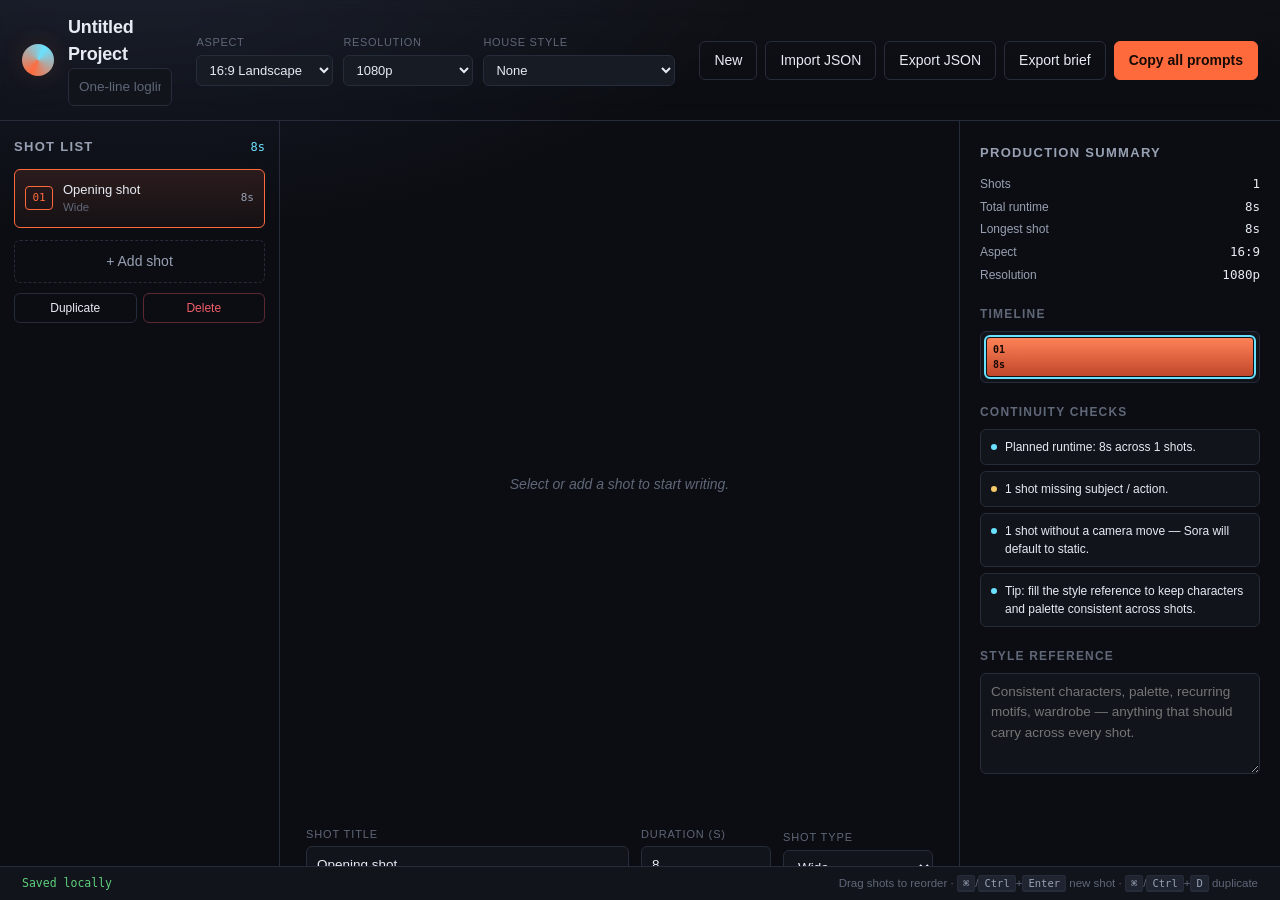
<file: sora-studio/index.html>
<!doctype html>
<html lang="en">
<head>
  <meta charset="utf-8" />
  <meta name="viewport" content="width=device-width, initial-scale=1" />
  <title>Sora Studio — Video Production Planner</title>
  <link rel="stylesheet" href="styles.css" />
</head>
<body>
  <header class="topbar">
    <div class="brand">
      <div class="logo-dot"></div>
      <div>
        <h1 contenteditable="true" data-bind="project.title">Untitled Project</h1>
        <input class="logline" data-bind="project.logline" placeholder="One-line logline — what is this film about?" />
      </div>
    </div>

    <div class="project-meta">
      <label>Aspect
        <select data-bind="project.aspectRatio">
          <option value="16:9">16:9 Landscape</option>
          <option value="9:16">9:16 Vertical</option>
          <option value="1:1">1:1 Square</option>
          <option value="21:9">21:9 Anamorphic</option>
          <option value="4:5">4:5 Portrait</option>
        </select>
      </label>
      <label>Resolution
        <select data-bind="project.resolution">
          <option value="1080p">1080p</option>
          <option value="720p">720p</option>
          <option value="480p">480p</option>
        </select>
      </label>
      <label>House style
        <select data-bind="project.style">
          <option value="">None</option>
          <option>Cinematic anamorphic film</option>
          <option>Documentary vérité</option>
          <option>Studio Ghibli anime</option>
          <option>Claymation stop-motion</option>
          <option>Retro VHS home video</option>
          <option>Editorial fashion campaign</option>
          <option>Noir black-and-white</option>
          <option>Commercial product hero</option>
          <option>Found-footage handheld</option>
          <option>Music video hyperlapse</option>
        </select>
      </label>
    </div>

    <div class="actions">
      <button data-action="new-project" class="ghost" title="Start fresh">New</button>
      <button data-action="import" class="ghost">Import JSON</button>
      <input type="file" id="file-input" accept="application/json" hidden />
      <button data-action="export-json" class="ghost">Export JSON</button>
      <button data-action="export-brief" class="ghost">Export brief</button>
      <button data-action="export-prompts" class="primary">Copy all prompts</button>
    </div>
  </header>

  <main class="layout">
    <aside class="shotlist">
      <div class="shotlist-head">
        <h2>Shot list</h2>
        <span class="runtime" data-bind-text="project.runtime"></span>
      </div>
      <ol id="shots" class="shots"></ol>
      <button data-action="add-shot" class="add-shot">+ Add shot</button>
      <div class="shotlist-foot">
        <button data-action="duplicate-shot" class="ghost small">Duplicate</button>
        <button data-action="delete-shot" class="ghost small danger">Delete</button>
      </div>
    </aside>

    <section class="editor" id="editor">
      <div class="editor-empty" id="editor-empty">
        <p>Select or add a shot to start writing.</p>
      </div>

      <div class="editor-form" id="editor-form" hidden>
        <div class="row">
          <label class="grow">
            <span>Shot title</span>
            <input data-field="title" placeholder="e.g. Opening — neon rooftop reveal" />
          </label>
          <label>
            <span>Duration (s)</span>
            <input data-field="duration" type="number" min="1" max="60" step="1" />
          </label>
          <label>
            <span>Shot type</span>
            <select data-field="shotType">
              <option value="">—</option>
              <option>Extreme wide</option>
              <option>Wide</option>
              <option>Medium wide</option>
              <option>Medium</option>
              <option>Medium close-up</option>
              <option>Close-up</option>
              <option>Extreme close-up</option>
              <option>Over the shoulder</option>
              <option>POV</option>
              <option>Aerial / drone</option>
              <option>Top-down</option>
              <option>Insert</option>
            </select>
          </label>
        </div>

        <div class="row">
          <label class="grow">
            <span>Subject</span>
            <input data-field="subject" placeholder="Who or what is in frame?" />
          </label>
          <label class="grow">
            <span>Action</span>
            <input data-field="action" placeholder="What are they doing?" />
          </label>
        </div>

        <div class="row">
          <label class="grow">
            <span>Setting / location</span>
            <input data-field="setting" placeholder="Where and when?" />
          </label>
          <label>
            <span>Time of day</span>
            <select data-field="timeOfDay">
              <option value="">—</option>
              <option>Dawn</option>
              <option>Morning</option>
              <option>Midday</option>
              <option>Golden hour</option>
              <option>Dusk</option>
              <option>Blue hour</option>
              <option>Night</option>
              <option>Overcast</option>
            </select>
          </label>
          <label>
            <span>Weather</span>
            <select data-field="weather">
              <option value="">—</option>
              <option>Clear</option>
              <option>Cloudy</option>
              <option>Fog / mist</option>
              <option>Rain</option>
              <option>Heavy rain</option>
              <option>Snow</option>
              <option>Storm</option>
              <option>Humid haze</option>
            </select>
          </label>
        </div>

        <div class="row">
          <label class="grow">
            <span>Lighting</span>
            <input data-field="lighting" placeholder="Key light, contrast, practical sources" list="lighting-presets" />
            <datalist id="lighting-presets">
              <option>Soft volumetric key from window</option>
              <option>Hard top-down spotlight, deep shadows</option>
              <option>Mixed neon practicals, teal and magenta</option>
              <option>Firelight flicker, warm amber</option>
              <option>Overcast soft daylight, no shadows</option>
              <option>Rembrandt sidelight on face</option>
              <option>Silhouette against bright window</option>
              <option>Moonlight blue, stark highlights</option>
            </datalist>
          </label>
          <label class="grow">
            <span>Mood</span>
            <input data-field="mood" placeholder="Tense, tender, euphoric, eerie…" />
          </label>
        </div>

        <div class="row">
          <label class="grow">
            <span>Camera movement</span>
            <input data-field="camera" placeholder="Dolly in, slow push, whip pan…" list="camera-presets" />
            <datalist id="camera-presets">
              <option>Static locked-off tripod</option>
              <option>Slow dolly in toward subject</option>
              <option>Slow dolly out revealing environment</option>
              <option>Smooth tracking shot alongside subject</option>
              <option>Handheld follow with natural shake</option>
              <option>Crane up from ground to reveal skyline</option>
              <option>Whip pan left to right</option>
              <option>Orbit around subject, counterclockwise</option>
              <option>POV walking forward</option>
              <option>Drone pullback reveal</option>
              <option>Vertigo dolly zoom</option>
            </datalist>
          </label>
          <label>
            <span>Lens</span>
            <select data-field="lens">
              <option value="">—</option>
              <option>14mm ultra-wide</option>
              <option>24mm wide</option>
              <option>35mm</option>
              <option>50mm standard</option>
              <option>85mm portrait</option>
              <option>135mm telephoto</option>
              <option>Anamorphic 40mm</option>
              <option>Macro 100mm</option>
              <option>Fisheye</option>
            </select>
          </label>
          <label>
            <span>Film stock</span>
            <select data-field="filmStock">
              <option value="">—</option>
              <option>Kodak Vision3 500T</option>
              <option>Kodak Portra 400</option>
              <option>CineStill 800T</option>
              <option>16mm grain</option>
              <option>Super 8</option>
              <option>Polaroid</option>
              <option>Digital Arri Alexa</option>
              <option>Digital RED Dragon</option>
              <option>iPhone footage</option>
              <option>VHS tape</option>
            </select>
          </label>
        </div>

        <div class="row">
          <label class="grow">
            <span>Audio direction</span>
            <input data-field="audio" placeholder="Diegetic ambience, score cue, SFX…" />
          </label>
          <label class="grow">
            <span>Transition out</span>
            <select data-field="transition">
              <option value="">Hard cut</option>
              <option>Match cut</option>
              <option>J-cut (audio leads)</option>
              <option>L-cut (audio trails)</option>
              <option>Smash cut</option>
              <option>Cross dissolve</option>
              <option>Whip pan</option>
              <option>Fade to black</option>
              <option>Fade to white</option>
            </select>
          </label>
        </div>

        <label class="block">
          <span>Description (free text — richer detail wins)</span>
          <textarea data-field="description" rows="4" placeholder="Paint the scene. Include concrete nouns, textures, motion, color palette, anything you want Sora to anchor on."></textarea>
        </label>

        <label class="block">
          <span>Avoid / negative direction</span>
          <input data-field="avoid" placeholder="No text overlays, no logos, no fast cuts…" />
        </label>

        <label class="block">
          <span>Notes to self (not sent to Sora)</span>
          <textarea data-field="notes" rows="2" placeholder="Production notes, references, alternative takes…"></textarea>
        </label>

        <div class="prompt-pane">
          <div class="prompt-head">
            <h3>Generated prompt</h3>
            <div class="prompt-actions">
              <label class="switch">
                <input type="checkbox" data-field="promptLocked" />
                <span>Lock manual edits</span>
              </label>
              <button data-action="regenerate-prompt" class="ghost small">Regenerate</button>
              <button data-action="copy-prompt" class="primary small">Copy</button>
            </div>
          </div>
          <textarea id="prompt-output" data-field="prompt" rows="6" placeholder="Fill the fields above — the prompt assembles here. Toggle 'Lock manual edits' to hand-tune it."></textarea>
          <div class="prompt-meta">
            <span data-bind-text="shot.charCount">0 chars</span>
            <span data-bind-text="shot.wordCount">0 words</span>
          </div>
        </div>
      </div>
    </section>

    <aside class="summary">
      <h2>Production summary</h2>
      <dl class="summary-list">
        <dt>Shots</dt><dd data-bind-text="project.shotCount">0</dd>
        <dt>Total runtime</dt><dd data-bind-text="project.runtime">0s</dd>
        <dt>Longest shot</dt><dd data-bind-text="project.longestShot">—</dd>
        <dt>Aspect</dt><dd data-bind-text="project.aspectRatio">16:9</dd>
        <dt>Resolution</dt><dd data-bind-text="project.resolution">1080p</dd>
      </dl>

      <h3>Timeline</h3>
      <div id="timeline" class="timeline"></div>

      <h3>Continuity checks</h3>
      <ul id="checks" class="checks"></ul>

      <h3>Style reference</h3>
      <textarea data-bind="project.styleNotes" rows="4" placeholder="Consistent characters, palette, recurring motifs, wardrobe — anything that should carry across every shot."></textarea>
    </aside>
  </main>

  <footer class="footer">
    <span class="save-indicator" id="save-indicator">Saved locally</span>
    <span class="hint">Drag shots to reorder · <kbd>⌘</kbd>/<kbd>Ctrl</kbd>+<kbd>Enter</kbd> new shot · <kbd>⌘</kbd>/<kbd>Ctrl</kbd>+<kbd>D</kbd> duplicate</span>
  </footer>

  <template id="shot-item-template">
    <li class="shot-item" draggable="true">
      <div class="shot-index"></div>
      <div class="shot-body">
        <div class="shot-title"></div>
        <div class="shot-sub"></div>
      </div>
      <div class="shot-duration"></div>
    </li>
  </template>

  <script src="app.js"></script>
</body>
</html>
</file>
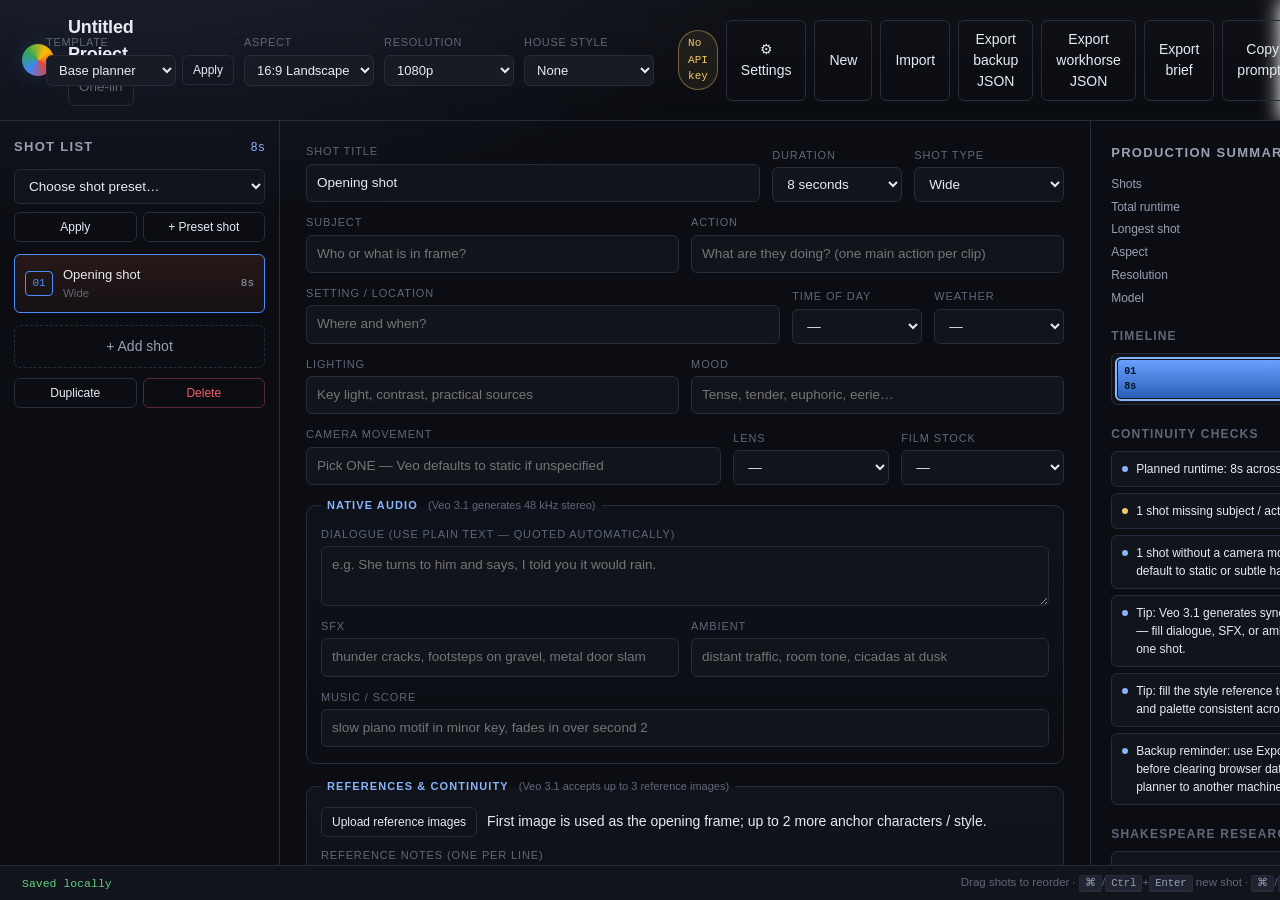
<file: veo-studio/index.html>
<!doctype html>
<html lang="en">
<head>
  <meta charset="utf-8" />
  <meta name="viewport" content="width=device-width, initial-scale=1" />
  <title>Veo Studio — Veo 3.1 Production Planner</title>
  <link rel="stylesheet" href="styles.css" />
</head>
<body>
  <header class="topbar">
    <div class="brand">
      <div class="logo-dot"></div>
      <div>
        <h1 contenteditable="true" data-bind="project.title">Untitled Project</h1>
        <input class="logline" data-bind="project.logline" placeholder="One-line logline — what is this film about?" />
      </div>
    </div>

    <div class="project-meta">
      <label>Template
        <div class="inline-control">
          <select id="project-template-select">
            <option value="">Base planner</option>
            <option value="shib-shorts">Shakespeare is Boring — Shorts / Reels</option>
            <option value="shib-youtube">Shakespeare is Boring — YouTube explainer</option>
          </select>
          <button type="button" class="ghost small" data-action="apply-template">Apply</button>
        </div>
      </label>
      <label>Aspect
        <select data-bind="project.aspectRatio">
          <option value="16:9">16:9 Landscape</option>
          <option value="9:16">9:16 Vertical</option>
        </select>
      </label>
      <label>Resolution
        <select data-bind="project.resolution">
          <option value="720p">720p</option>
          <option value="1080p">1080p</option>
          <option value="4K">4K (3840×2160)</option>
        </select>
      </label>
      <label>House style
        <select data-bind="project.style">
          <option value="">None</option>
          <option>Cinematic anamorphic film</option>
          <option>Documentary vérité</option>
          <option>Studio Ghibli anime</option>
          <option>Pixar 3D animation</option>
          <option>Claymation stop-motion</option>
          <option>Retro VHS home video</option>
          <option>Editorial fashion campaign</option>
          <option>Noir black-and-white</option>
          <option>Commercial product hero</option>
          <option>Found-footage handheld</option>
          <option>Music video hyperlapse</option>
          <option>TikTok vertical native</option>
        </select>
      </label>
    </div>

    <div class="actions">
      <span id="api-key-badge" class="api-key-badge missing" title="Click Settings to add your Gemini API key">No API key</span>
      <button data-action="open-settings" class="ghost" title="API key &amp; model settings">⚙ Settings</button>
      <button data-action="new-project" class="ghost" title="Start fresh">New</button>
      <button data-action="import" class="ghost">Import</button>
      <input type="file" id="file-input" accept="application/json" hidden />
      <button data-action="export-json" class="ghost">Export backup JSON</button>
      <button data-action="export-workhorse-json" class="ghost">Export workhorse JSON</button>
      <button data-action="export-brief" class="ghost">Export brief</button>
      <button data-action="export-prompts" class="ghost">Copy prompts</button>
      <button data-action="render-all" class="primary">Render all</button>
    </div>
  </header>

  <main class="layout">
    <aside class="shotlist">
      <div class="shotlist-head">
        <h2>Shot list</h2>
        <span class="runtime" data-bind-text="project.runtime"></span>
      </div>
      <div class="preset-toolbar">
        <select id="shot-preset-select">
          <option value="">Choose shot preset…</option>
          <option value="explainer-host">Direct-to-camera explainer</option>
          <option value="dramatized-excerpt">Dramatized scene excerpt</option>
          <option value="globe-rsc-broll">Globe / RSC location B-roll</option>
        </select>
        <div class="preset-actions">
          <button data-action="apply-shot-preset" class="ghost small">Apply</button>
          <button data-action="add-preset-shot" class="ghost small">+ Preset shot</button>
        </div>
      </div>
      <ol id="shots" class="shots"></ol>
      <button data-action="add-shot" class="add-shot">+ Add shot</button>
      <div class="shotlist-foot">
        <button data-action="duplicate-shot" class="ghost small">Duplicate</button>
        <button data-action="delete-shot" class="ghost small danger">Delete</button>
      </div>
    </aside>

    <section class="editor" id="editor">
      <div class="editor-empty" id="editor-empty">
        <p>Select or add a shot to start writing.</p>
      </div>

      <div class="editor-form" id="editor-form" hidden>
        <div class="row">
          <label class="grow">
            <span>Shot title</span>
            <input data-field="title" placeholder="e.g. Opening — neon rooftop reveal" />
          </label>
          <label>
            <span>Duration</span>
            <select data-field="duration">
              <option value="4">4 seconds</option>
              <option value="6">6 seconds</option>
              <option value="8" selected>8 seconds</option>
            </select>
          </label>
          <label>
            <span>Shot type</span>
            <select data-field="shotType">
              <option value="">—</option>
              <option>Extreme wide</option>
              <option>Wide</option>
              <option>Medium wide</option>
              <option>Medium</option>
              <option>Medium close-up</option>
              <option>Close-up</option>
              <option>Extreme close-up</option>
              <option>Over the shoulder</option>
              <option>POV</option>
              <option>Aerial / drone</option>
              <option>Top-down</option>
              <option>Worm's eye</option>
              <option>Insert</option>
            </select>
          </label>
        </div>

        <div class="row">
          <label class="grow">
            <span>Subject</span>
            <input data-field="subject" placeholder="Who or what is in frame?" />
          </label>
          <label class="grow">
            <span>Action</span>
            <input data-field="action" placeholder="What are they doing? (one main action per clip)" />
          </label>
        </div>

        <div class="row">
          <label class="grow">
            <span>Setting / location</span>
            <input data-field="setting" placeholder="Where and when?" />
          </label>
          <label>
            <span>Time of day</span>
            <select data-field="timeOfDay">
              <option value="">—</option>
              <option>Dawn</option>
              <option>Morning</option>
              <option>Midday</option>
              <option>Golden hour</option>
              <option>Dusk</option>
              <option>Blue hour</option>
              <option>Night</option>
              <option>Overcast</option>
            </select>
          </label>
          <label>
            <span>Weather</span>
            <select data-field="weather">
              <option value="">—</option>
              <option>Clear</option>
              <option>Cloudy</option>
              <option>Fog / mist</option>
              <option>Rain</option>
              <option>Heavy rain</option>
              <option>Snow</option>
              <option>Storm</option>
              <option>Humid haze</option>
            </select>
          </label>
        </div>

        <div class="row">
          <label class="grow">
            <span>Lighting</span>
            <input data-field="lighting" placeholder="Key light, contrast, practical sources" list="lighting-presets" />
            <datalist id="lighting-presets">
              <option>Soft volumetric key from window</option>
              <option>Hard top-down spotlight, deep shadows</option>
              <option>Mixed neon practicals, teal and magenta</option>
              <option>Firelight flicker, warm amber</option>
              <option>Overcast soft daylight, no shadows</option>
              <option>Rembrandt sidelight on face</option>
              <option>Silhouette against bright window</option>
              <option>Moonlight blue, stark highlights</option>
            </datalist>
          </label>
          <label class="grow">
            <span>Mood</span>
            <input data-field="mood" placeholder="Tense, tender, euphoric, eerie…" />
          </label>
        </div>

        <div class="row">
          <label class="grow">
            <span>Camera movement</span>
            <input data-field="camera" placeholder="Pick ONE — Veo defaults to static if unspecified" list="camera-presets" />
            <datalist id="camera-presets">
              <option>Static locked-off tripod</option>
              <option>Slow dolly in toward subject</option>
              <option>Slow dolly out revealing environment</option>
              <option>Smooth tracking shot alongside subject</option>
              <option>Handheld follow with natural shake</option>
              <option>Crane up from ground to reveal skyline</option>
              <option>Whip pan left to right</option>
              <option>Orbit around subject, counterclockwise</option>
              <option>POV walking forward</option>
              <option>Drone pullback reveal</option>
              <option>Vertigo dolly zoom</option>
              <option>Eye-level slow push</option>
            </datalist>
          </label>
          <label>
            <span>Lens</span>
            <select data-field="lens">
              <option value="">—</option>
              <option>14mm ultra-wide</option>
              <option>24mm wide</option>
              <option>35mm</option>
              <option>50mm standard</option>
              <option>85mm portrait</option>
              <option>135mm telephoto</option>
              <option>Anamorphic 40mm</option>
              <option>Macro 100mm</option>
              <option>Fisheye</option>
            </select>
          </label>
          <label>
            <span>Film stock</span>
            <select data-field="filmStock">
              <option value="">—</option>
              <option>Kodak Vision3 500T</option>
              <option>Kodak Portra 400</option>
              <option>CineStill 800T</option>
              <option>16mm grain</option>
              <option>Super 8</option>
              <option>Polaroid</option>
              <option>Digital Arri Alexa</option>
              <option>Digital RED Dragon</option>
              <option>iPhone footage</option>
              <option>VHS tape</option>
            </select>
          </label>
        </div>

        <fieldset class="audio-pane">
          <legend>Native audio <span class="hint-inline">(Veo 3.1 generates 48 kHz stereo)</span></legend>
          <label class="block">
            <span>Dialogue (use plain text — quoted automatically)</span>
            <textarea data-field="dialogue" rows="2" placeholder='e.g. She turns to him and says, I told you it would rain.'></textarea>
          </label>
          <div class="row">
            <label class="grow">
              <span>SFX</span>
              <input data-field="sfx" placeholder="thunder cracks, footsteps on gravel, metal door slam" />
            </label>
            <label class="grow">
              <span>Ambient</span>
              <input data-field="ambient" placeholder="distant traffic, room tone, cicadas at dusk" />
            </label>
          </div>
          <label class="block">
            <span>Music / score</span>
            <input data-field="music" placeholder="slow piano motif in minor key, fades in over second 2" />
          </label>
        </fieldset>

        <fieldset class="references-pane">
          <legend>References & continuity <span class="hint-inline">(Veo 3.1 accepts up to 3 reference images)</span></legend>
          <div class="ref-controls">
            <button type="button" class="ghost small" data-action="trigger-ref-upload">Upload reference images</button>
            <input id="ref-upload" type="file" accept="image/*" multiple hidden />
            <span class="hint-inline">First image is used as the opening frame; up to 2 more anchor characters / style.</span>
          </div>
          <div id="ref-thumbs" class="ref-thumbs"></div>
          <label class="block">
            <span>Reference notes (one per line)</span>
            <textarea data-field="referenceImages" rows="2" placeholder="character_anya.jpg — protagonist in red coat&#10;set_diner.png — interior at night"></textarea>
          </label>
          <div class="row">
            <label class="grow">
              <span>First-frame description</span>
              <input data-field="firstFrame" placeholder="Optional — describes the opening frame for image-to-video or clip extension" />
            </label>
            <label class="grow">
              <span>Last-frame intent</span>
              <input data-field="lastFrame" placeholder="Optional — what the final frame should show, useful for chaining clips" />
            </label>
          </div>
        </fieldset>

        <div class="row">
          <label class="grow">
            <span>Transition out</span>
            <select data-field="transition">
              <option value="">Hard cut</option>
              <option>Match cut</option>
              <option>J-cut (audio leads)</option>
              <option>L-cut (audio trails)</option>
              <option>Smash cut</option>
              <option>Cross dissolve</option>
              <option>Whip pan</option>
              <option>Fade to black</option>
              <option>Fade to white</option>
            </select>
          </label>
        </div>

        <label class="block">
          <span>Description (free text — richer detail wins)</span>
          <textarea data-field="description" rows="4" placeholder="Paint the scene. Concrete nouns, textures, motion, color palette — anything you want Veo to anchor on."></textarea>
        </label>

        <label class="block">
          <span>Avoid / negative direction</span>
          <input data-field="avoid" placeholder="No text overlays, no logos, no fast cuts…" />
        </label>

        <label class="block">
          <span>Notes to self (not sent to Veo)</span>
          <textarea data-field="notes" rows="2" placeholder="Production notes, references, alternative takes…"></textarea>
        </label>

        <div class="prompt-pane">
          <div class="prompt-head">
            <h3>Generated Veo prompt</h3>
            <div class="prompt-actions">
              <label class="switch">
                <input type="checkbox" data-field="promptLocked" />
                <span>Lock manual edits</span>
              </label>
              <button data-action="regenerate-prompt" class="ghost small">Regenerate</button>
              <button data-action="copy-prompt" class="primary small">Copy</button>
            </div>
          </div>
          <textarea id="prompt-output" data-field="prompt" rows="7" placeholder="Fill the fields above — the prompt assembles here. Toggle 'Lock manual edits' to hand-tune it."></textarea>
          <div class="prompt-meta">
            <span data-bind-text="shot.charCount">0 chars</span>
            <span data-bind-text="shot.wordCount">0 words</span>
            <span data-bind-text="shot.tokenEstimate">~0 tokens</span>
          </div>
        </div>

        <div id="generation-pane" class="generation-pane" hidden>
          <div class="prompt-head">
            <h3>Veo render</h3>
            <div class="prompt-actions">
              <span id="generation-status" class="generation-status" data-status="idle">Idle</span>
              <button data-action="cancel-generation" class="ghost small" hidden>Cancel</button>
              <button data-action="download-video" class="ghost small" disabled>Download MP4</button>
              <button data-action="generate-shot" class="primary small">Generate</button>
            </div>
          </div>
          <video id="video-player" class="video-player" controls hidden></video>
          <details class="generation-log-wrap">
            <summary>Render log</summary>
            <pre id="generation-log" class="generation-log"></pre>
          </details>
        </div>
      </div>
    </section>

    <aside class="summary">
      <h2>Production summary</h2>
      <dl class="summary-list">
        <dt>Shots</dt><dd data-bind-text="project.shotCount">0</dd>
        <dt>Total runtime</dt><dd data-bind-text="project.runtime">0s</dd>
        <dt>Longest shot</dt><dd data-bind-text="project.longestShot">—</dd>
        <dt>Aspect</dt><dd data-bind-text="project.aspectRatio">16:9</dd>
        <dt>Resolution</dt><dd data-bind-text="project.resolution">1080p</dd>
        <dt>Model</dt><dd>Veo 3.1</dd>
      </dl>

      <h3>Timeline</h3>
      <div id="timeline" class="timeline"></div>

      <h3>Continuity checks</h3>
      <ul id="checks" class="checks"></ul>

      <h3>Shakespeare research links</h3>
      <div id="research-links" class="research-links"></div>

      <h3>Style reference</h3>
      <textarea data-bind="project.styleNotes" rows="4" placeholder="Consistent characters, palette, recurring motifs, wardrobe — anything that should carry across every shot."></textarea>
    </aside>
  </main>

  <footer class="footer">
    <span class="save-indicator" id="save-indicator">Saved locally</span>
    <span class="hint">Drag shots to reorder · <kbd>⌘</kbd>/<kbd>Ctrl</kbd>+<kbd>Enter</kbd> new shot · <kbd>⌘</kbd>/<kbd>Ctrl</kbd>+<kbd>D</kbd> duplicate</span>
  </footer>

  <template id="shot-item-template">
    <li class="shot-item" draggable="true">
      <div class="shot-index"></div>
      <div class="shot-body">
        <div class="shot-title"></div>
        <div class="shot-sub"></div>
      </div>
      <div class="shot-meta">
        <span class="shot-status" data-status="idle"></span>
        <span class="shot-duration"></span>
      </div>
    </li>
  </template>

  <div id="settings-modal" class="modal" hidden>
    <div class="modal-card">
      <div class="modal-head">
        <h2>Veo 3.1 settings</h2>
        <button class="ghost small" data-action="close-settings" aria-label="Close">×</button>
      </div>
      <div class="modal-body">
        <label class="block">
          <span>Gemini API key</span>
          <input id="api-key-input" type="password" autocomplete="off" spellcheck="false"
            placeholder="Paste your AI Studio API key (AIza…)" />
          <small class="modal-hint">
            Generate at <a href="https://aistudio.google.com/apikey" target="_blank" rel="noopener">aistudio.google.com/apikey</a>.
            Stored in your browser's localStorage on this device only — never sent anywhere except Google's API.
          </small>
        </label>
        <div class="row">
          <label class="grow">
            <span>Model</span>
            <select id="model-select">
              <option value="veo-3.1-generate-preview">veo-3.1-generate-preview</option>
              <option value="veo-3.1-fast-generate-preview">veo-3.1-fast-generate-preview</option>
              <option value="veo-3.0-generate-preview">veo-3.0-generate-preview</option>
            </select>
          </label>
          <label class="grow">
            <span>Person generation</span>
            <select id="person-gen-select">
              <option value="allow_all">Allow all</option>
              <option value="allow_adult">Allow adults only</option>
              <option value="dont_allow">Don't allow</option>
            </select>
          </label>
        </div>
        <p class="modal-hint">
          Each render counts against your Google AI Pro quota. 4K renders use more tokens.
          Reference images are sent to Google as part of the request and not stored anywhere else.
        </p>
        <label class="block">
          <span>Workhorse webhook (optional)</span>
          <input id="workhorse-webhook-input" type="url" autocomplete="off" spellcheck="false"
            placeholder="https://your-workhorse.example/webhook/shakespeare-veo-register" />
          <small class="modal-hint">
            If set, Veo Studio will POST render metadata after a successful generation so the workhorse can register it as a <code>generated_video</code> entity.
            Prefer HTTPS; plain HTTP is only intended for localhost development.
          </small>
        </label>
        <div class="modal-note warn">
          The Gemini API key is stored in <code>localStorage</code> for this browser profile. Avoid using this tool on shared/public machines, because any script running on this origin could read it.
        </div>
        <div class="modal-note">
          Use <strong>Export backup JSON</strong> regularly before clearing browser data or moving to another machine. Importing that file restores the full project.
        </div>
      </div>
      <div class="modal-foot">
        <button class="ghost" data-action="settings-clear">Clear stored key</button>
        <span class="spacer"></span>
        <button class="ghost" data-action="settings-test">Test key</button>
        <button class="ghost" data-action="close-settings">Cancel</button>
        <button class="primary" data-action="save-settings">Save</button>
      </div>
    </div>
  </div>

  <script src="app.js"></script>
</body>
</html>
</file>
<file: sora-studio/styles.css>
:root {
  --bg: #0b0d12;
  --bg-1: #11141b;
  --bg-2: #171b24;
  --bg-3: #1f2430;
  --border: #262c3a;
  --border-strong: #3a4358;
  --text: #e7ebf3;
  --text-dim: #98a1b3;
  --text-faint: #5f6778;
  --accent: #ff6a3d;
  --accent-soft: #ff6a3d22;
  --accent-2: #6ae1ff;
  --good: #5fd07d;
  --warn: #f3c969;
  --danger: #ef5e6a;
  --shadow: 0 12px 40px rgba(0, 0, 0, 0.4);
  --radius: 10px;
  --radius-sm: 6px;
  --mono: ui-monospace, SFMono-Regular, Menlo, Consolas, monospace;
}

* { box-sizing: border-box; }
html, body { height: 100%; }
body {
  margin: 0;
  font-family: -apple-system, BlinkMacSystemFont, "Inter", "Segoe UI", Roboto, Helvetica, Arial, sans-serif;
  color: var(--text);
  background: radial-gradient(1200px 600px at 10% -10%, #1a1f2e 0%, var(--bg) 55%) fixed;
  font-size: 14px;
  line-height: 1.5;
  display: grid;
  grid-template-rows: auto 1fr auto;
  min-height: 100vh;
}

/* ----- Top bar ----- */
.topbar {
  display: grid;
  grid-template-columns: 1fr auto auto;
  align-items: center;
  gap: 24px;
  padding: 14px 22px;
  background: linear-gradient(180deg, rgba(255,255,255,0.02), transparent);
  border-bottom: 1px solid var(--border);
  position: sticky;
  top: 0;
  z-index: 20;
  backdrop-filter: blur(10px);
}

.brand { display: flex; align-items: center; gap: 14px; min-width: 0; }
.logo-dot {
  width: 32px; height: 32px;
  border-radius: 50%;
  background: conic-gradient(from 210deg, var(--accent), var(--accent-2), var(--accent));
  box-shadow: 0 0 24px var(--accent-soft);
  flex: none;
}
.brand h1 {
  margin: 0;
  font-size: 18px;
  font-weight: 600;
  letter-spacing: -0.01em;
  outline: none;
  cursor: text;
}
.brand h1:focus { color: var(--accent-2); }
.logline {
  background: transparent;
  border: none;
  color: var(--text-dim);
  width: 420px;
  max-width: 42vw;
  font-size: 12.5px;
  padding: 2px 0;
  outline: none;
}
.logline::placeholder { color: var(--text-faint); }

.project-meta { display: flex; gap: 10px; }
.project-meta label {
  display: flex; flex-direction: column;
  font-size: 11px;
  color: var(--text-faint);
  text-transform: uppercase;
  letter-spacing: 0.06em;
  gap: 4px;
}
.project-meta select {
  background: var(--bg-2);
  color: var(--text);
  border: 1px solid var(--border);
  padding: 6px 8px;
  border-radius: var(--radius-sm);
  font-size: 13px;
  min-width: 130px;
}
.project-meta select:focus { border-color: var(--accent); outline: none; }

.actions { display: flex; gap: 8px; }

button {
  font: inherit;
  cursor: pointer;
  border-radius: var(--radius-sm);
  padding: 8px 14px;
  border: 1px solid var(--border);
  background: var(--bg-2);
  color: var(--text);
  transition: background 120ms, border-color 120ms, transform 80ms;
}
button:hover { background: var(--bg-3); border-color: var(--border-strong); }
button:active { transform: translateY(1px); }
button.primary {
  background: var(--accent);
  border-color: var(--accent);
  color: #160a05;
  font-weight: 600;
}
button.primary:hover { background: #ff8257; border-color: #ff8257; }
button.ghost { background: transparent; }
button.small { padding: 5px 10px; font-size: 12px; }
button.danger { color: var(--danger); border-color: rgba(239, 94, 106, 0.35); }
button.danger:hover { background: rgba(239, 94, 106, 0.12); }

/* ----- Layout ----- */
.layout {
  display: grid;
  grid-template-columns: 280px 1fr 320px;
  gap: 0;
  min-height: 0;
}
.layout > * { min-width: 0; border-right: 1px solid var(--border); overflow-y: auto; }
.layout > *:last-child { border-right: none; }

/* ----- Shot list ----- */
.shotlist { padding: 16px 14px; display: flex; flex-direction: column; }
.shotlist-head {
  display: flex; align-items: baseline; justify-content: space-between;
  margin-bottom: 12px;
}
.shotlist h2 { font-size: 13px; text-transform: uppercase; letter-spacing: 0.1em; color: var(--text-dim); margin: 0; }
.runtime { font-family: var(--mono); font-size: 12px; color: var(--accent-2); }

.shots { list-style: none; padding: 0; margin: 0; display: flex; flex-direction: column; gap: 6px; }
.shot-item {
  display: grid;
  grid-template-columns: 28px 1fr auto;
  gap: 10px;
  align-items: center;
  padding: 10px 10px;
  border: 1px solid var(--border);
  background: var(--bg-1);
  border-radius: var(--radius-sm);
  cursor: pointer;
  user-select: none;
  transition: background 120ms, border-color 120ms, transform 120ms;
}
.shot-item:hover { border-color: var(--border-strong); }
.shot-item.active {
  background: linear-gradient(180deg, rgba(255,106,61,0.12), rgba(255,106,61,0.04));
  border-color: var(--accent);
}
.shot-item.dragging { opacity: 0.4; }
.shot-item.drop-before { border-top-color: var(--accent-2); box-shadow: 0 -2px 0 var(--accent-2); }
.shot-item.drop-after  { border-bottom-color: var(--accent-2); box-shadow: 0 2px 0 var(--accent-2); }

.shot-index {
  font-family: var(--mono);
  font-size: 11px;
  color: var(--text-faint);
  text-align: center;
  border: 1px solid var(--border);
  border-radius: 4px;
  padding: 3px 0;
}
.shot-item.active .shot-index { color: var(--accent); border-color: var(--accent); }
.shot-title { font-weight: 500; font-size: 13px; white-space: nowrap; overflow: hidden; text-overflow: ellipsis; }
.shot-sub { font-size: 11.5px; color: var(--text-faint); white-space: nowrap; overflow: hidden; text-overflow: ellipsis; }
.shot-duration { font-family: var(--mono); font-size: 11px; color: var(--text-dim); }

.add-shot {
  margin-top: 12px;
  width: 100%;
  padding: 10px;
  border-style: dashed;
  color: var(--text-dim);
  background: transparent;
}
.add-shot:hover { color: var(--accent); border-color: var(--accent); background: var(--accent-soft); }
.shotlist-foot { display: flex; gap: 6px; margin-top: 10px; }
.shotlist-foot button { flex: 1; }

/* ----- Editor ----- */
.editor { padding: 22px 26px 40px; }
.editor-empty {
  height: 100%;
  display: flex;
  align-items: center;
  justify-content: center;
  color: var(--text-faint);
  font-style: italic;
}

.row { display: flex; gap: 12px; margin-bottom: 12px; align-items: flex-end; }
.row > label { display: flex; flex-direction: column; gap: 4px; flex: 0 0 auto; min-width: 130px; }
.row > label.grow { flex: 1 1 auto; min-width: 0; }
label.block { display: flex; flex-direction: column; gap: 4px; margin-bottom: 12px; }
label span {
  font-size: 11px;
  color: var(--text-faint);
  text-transform: uppercase;
  letter-spacing: 0.08em;
}

input[type="text"], input[type="number"], input:not([type]), select, textarea {
  background: var(--bg-1);
  border: 1px solid var(--border);
  color: var(--text);
  border-radius: var(--radius-sm);
  padding: 8px 10px;
  font: inherit;
  font-size: 13.5px;
  width: 100%;
  outline: none;
  transition: border-color 120ms, background 120ms;
}
input:focus, select:focus, textarea:focus {
  border-color: var(--accent);
  background: var(--bg-2);
}
textarea { resize: vertical; font-family: inherit; line-height: 1.55; }

/* ----- Prompt pane ----- */
.prompt-pane {
  margin-top: 20px;
  padding: 16px;
  border: 1px solid var(--border);
  border-radius: var(--radius);
  background: linear-gradient(180deg, var(--bg-2), var(--bg-1));
}
.prompt-head {
  display: flex; align-items: center; justify-content: space-between;
  margin-bottom: 10px;
}
.prompt-head h3 { margin: 0; font-size: 13px; text-transform: uppercase; letter-spacing: 0.1em; color: var(--text-dim); }
.prompt-actions { display: flex; gap: 8px; align-items: center; }

.switch { display: inline-flex; align-items: center; gap: 6px; font-size: 12px; color: var(--text-dim); cursor: pointer; }
.switch input { width: auto; accent-color: var(--accent); }

#prompt-output {
  font-family: var(--mono);
  font-size: 13px;
  background: #0a0c11;
  border-color: var(--border-strong);
  min-height: 120px;
}
#prompt-output:focus { border-color: var(--accent); }
.prompt-meta {
  display: flex; gap: 14px; margin-top: 8px;
  font-family: var(--mono); font-size: 11px; color: var(--text-faint);
}

/* ----- Summary ----- */
.summary { padding: 22px 20px 40px; }
.summary h2 { font-size: 13px; text-transform: uppercase; letter-spacing: 0.1em; color: var(--text-dim); margin: 0 0 12px; }
.summary h3 { font-size: 12px; text-transform: uppercase; letter-spacing: 0.1em; color: var(--text-faint); margin: 20px 0 8px; }

.summary-list { display: grid; grid-template-columns: 1fr auto; gap: 4px 14px; margin: 0 0 4px; }
.summary-list dt { color: var(--text-dim); font-size: 12px; }
.summary-list dd { margin: 0; font-family: var(--mono); font-size: 12.5px; color: var(--text); text-align: right; }

.timeline {
  display: flex;
  gap: 2px;
  padding: 6px;
  background: var(--bg-1);
  border: 1px solid var(--border);
  border-radius: var(--radius-sm);
  min-height: 40px;
  align-items: stretch;
  overflow-x: auto;
}
.timeline:empty::before {
  content: "No shots yet";
  color: var(--text-faint);
  font-style: italic;
  font-size: 11.5px;
  margin: auto;
}
.tl-block {
  background: linear-gradient(180deg, var(--accent), #c0472b);
  color: #160a05;
  font-size: 10px;
  font-family: var(--mono);
  font-weight: 600;
  border-radius: 3px;
  padding: 4px 6px;
  min-width: 24px;
  display: flex;
  flex-direction: column;
  justify-content: space-between;
  cursor: pointer;
  white-space: nowrap;
  overflow: hidden;
  text-overflow: ellipsis;
}
.tl-block.active { outline: 2px solid var(--accent-2); outline-offset: 1px; }
.tl-block:nth-child(odd) { background: linear-gradient(180deg, #ff8257, #c0472b); }

.checks { list-style: none; padding: 0; margin: 0; display: flex; flex-direction: column; gap: 6px; }
.checks li {
  font-size: 12px;
  padding: 8px 10px;
  border: 1px solid var(--border);
  border-radius: var(--radius-sm);
  background: var(--bg-1);
  display: flex;
  align-items: flex-start;
  gap: 8px;
}
.checks li::before {
  content: "";
  width: 6px; height: 6px;
  border-radius: 50%;
  margin-top: 6px;
  flex: none;
  background: var(--text-faint);
}
.checks li.ok::before    { background: var(--good); }
.checks li.warn::before  { background: var(--warn); }
.checks li.info::before  { background: var(--accent-2); }

/* ----- Footer ----- */
.footer {
  display: flex;
  justify-content: space-between;
  align-items: center;
  padding: 8px 22px;
  background: var(--bg-1);
  border-top: 1px solid var(--border);
  font-size: 11.5px;
  color: var(--text-faint);
}
.save-indicator { font-family: var(--mono); }
.save-indicator.dirty { color: var(--warn); }
.save-indicator.saved { color: var(--good); }
.save-indicator.error {
  color: #fff;
  background: var(--danger);
  padding: 2px 8px;
  border-radius: 4px;
  font-weight: 600;
}
kbd {
  font-family: var(--mono);
  font-size: 10.5px;
  background: var(--bg-3);
  border: 1px solid var(--border);
  border-bottom-width: 2px;
  padding: 1px 5px;
  border-radius: 3px;
  color: var(--text-dim);
}

/* ----- Scrollbars ----- */
::-webkit-scrollbar { width: 10px; height: 10px; }
::-webkit-scrollbar-track { background: transparent; }
::-webkit-scrollbar-thumb { background: var(--bg-3); border-radius: 10px; border: 2px solid var(--bg); }
::-webkit-scrollbar-thumb:hover { background: var(--border-strong); }

/* ----- Responsive ----- */
@media (max-width: 1100px) {
  .layout { grid-template-columns: 240px 1fr; }
  .summary { display: none; }
}
@media (max-width: 760px) {
  .layout { grid-template-columns: 1fr; }
  .shotlist { border-right: none; border-bottom: 1px solid var(--border); max-height: 240px; }
  .project-meta { display: none; }
  .logline { display: none; }
  .topbar { grid-template-columns: 1fr auto; }
}
</file>
<file: veo-studio/styles.css>
:root {
  --bg: #0b0d12;
  --bg-1: #11141b;
  --bg-2: #171b24;
  --bg-3: #1f2430;
  --border: #262c3a;
  --border-strong: #3a4358;
  --text: #e7ebf3;
  --text-dim: #98a1b3;
  --text-faint: #5f6778;
  --accent: #4d8dff;
  --accent-soft: #4d8dff22;
  --accent-2: #8ab4f8;
  --good: #5fd07d;
  --warn: #f3c969;
  --danger: #ef5e6a;
  --shadow: 0 12px 40px rgba(0, 0, 0, 0.4);
  --radius: 10px;
  --radius-sm: 6px;
  --mono: ui-monospace, SFMono-Regular, Menlo, Consolas, monospace;
}

* { box-sizing: border-box; }
[hidden] { display: none !important; }
html, body { height: 100%; }
body {
  margin: 0;
  font-family: -apple-system, BlinkMacSystemFont, "Inter", "Segoe UI", Roboto, Helvetica, Arial, sans-serif;
  color: var(--text);
  background: radial-gradient(1200px 600px at 10% -10%, #1a1f2e 0%, var(--bg) 55%) fixed;
  font-size: 14px;
  line-height: 1.5;
  display: grid;
  grid-template-rows: auto 1fr auto;
  min-height: 100vh;
}

/* ----- Top bar ----- */
.topbar {
  display: grid;
  grid-template-columns: 1fr auto auto;
  align-items: center;
  gap: 24px;
  padding: 14px 22px;
  background: linear-gradient(180deg, rgba(255,255,255,0.02), transparent);
  border-bottom: 1px solid var(--border);
  position: sticky;
  top: 0;
  z-index: 20;
  backdrop-filter: blur(10px);
}

.brand { display: flex; align-items: center; gap: 14px; min-width: 0; }
.logo-dot {
  width: 32px; height: 32px;
  border-radius: 50%;
  background:
    conic-gradient(from 220deg, #4285f4, #34a853, #fbbc05, #ea4335, #4285f4);
  box-shadow: 0 0 24px var(--accent-soft);
  flex: none;
}
.brand h1 {
  margin: 0;
  font-size: 18px;
  font-weight: 600;
  letter-spacing: -0.01em;
  outline: none;
  cursor: text;
}
.brand h1:focus { color: var(--accent-2); }
.logline {
  background: transparent;
  border: none;
  color: var(--text-dim);
  width: 420px;
  max-width: 42vw;
  font-size: 12.5px;
  padding: 2px 0;
  outline: none;
}
.logline::placeholder { color: var(--text-faint); }

.project-meta { display: flex; gap: 10px; }
.project-meta label {
  display: flex; flex-direction: column;
  font-size: 11px;
  color: var(--text-faint);
  text-transform: uppercase;
  letter-spacing: 0.06em;
  gap: 4px;
}
.inline-control {
  display: flex;
  gap: 6px;
  align-items: center;
}
.project-meta select {
  background: var(--bg-2);
  color: var(--text);
  border: 1px solid var(--border);
  padding: 6px 8px;
  border-radius: var(--radius-sm);
  font-size: 13px;
  min-width: 130px;
}
.project-meta select:focus { border-color: var(--accent); outline: none; }

.actions { display: flex; gap: 8px; }

button {
  font: inherit;
  cursor: pointer;
  border-radius: var(--radius-sm);
  padding: 8px 14px;
  border: 1px solid var(--border);
  background: var(--bg-2);
  color: var(--text);
  transition: background 120ms, border-color 120ms, transform 80ms;
}
button:hover { background: var(--bg-3); border-color: var(--border-strong); }
button:active { transform: translateY(1px); }
button.primary {
  background: var(--accent);
  border-color: var(--accent);
  color: #07101f;
  font-weight: 600;
}
button.primary:hover { background: #6ba0ff; border-color: #6ba0ff; }
button.ghost { background: transparent; }
button.small { padding: 5px 10px; font-size: 12px; }
button.danger { color: var(--danger); border-color: rgba(239, 94, 106, 0.35); }
button.danger:hover { background: rgba(239, 94, 106, 0.12); }

/* ----- Layout ----- */
.layout {
  display: grid;
  grid-template-columns: 280px 1fr 320px;
  gap: 0;
  min-height: 0;
}
.layout > * { min-width: 0; border-right: 1px solid var(--border); overflow-y: auto; }
.layout > *:last-child { border-right: none; }

/* ----- Shot list ----- */
.shotlist { padding: 16px 14px; display: flex; flex-direction: column; }
.shotlist-head {
  display: flex; align-items: baseline; justify-content: space-between;
  margin-bottom: 12px;
}
.preset-toolbar {
  display: flex;
  flex-direction: column;
  gap: 8px;
  margin-bottom: 12px;
}
.preset-actions {
  display: flex;
  gap: 6px;
}
.preset-actions button { flex: 1; }
.shotlist h2 { font-size: 13px; text-transform: uppercase; letter-spacing: 0.1em; color: var(--text-dim); margin: 0; }
.runtime { font-family: var(--mono); font-size: 12px; color: var(--accent-2); }

.shots { list-style: none; padding: 0; margin: 0; display: flex; flex-direction: column; gap: 6px; }
.shot-item {
  display: grid;
  grid-template-columns: 28px 1fr auto;
  gap: 10px;
  align-items: center;
  padding: 10px 10px;
  border: 1px solid var(--border);
  background: var(--bg-1);
  border-radius: var(--radius-sm);
  cursor: pointer;
  user-select: none;
  transition: background 120ms, border-color 120ms, transform 120ms;
}
.shot-item:hover { border-color: var(--border-strong); }
.shot-item.active {
  background: linear-gradient(180deg, rgba(255,106,61,0.12), rgba(255,106,61,0.04));
  border-color: var(--accent);
}
.shot-item.dragging { opacity: 0.4; }
.shot-item.drop-before { border-top-color: var(--accent-2); box-shadow: 0 -2px 0 var(--accent-2); }
.shot-item.drop-after  { border-bottom-color: var(--accent-2); box-shadow: 0 2px 0 var(--accent-2); }

.shot-index {
  font-family: var(--mono);
  font-size: 11px;
  color: var(--text-faint);
  text-align: center;
  border: 1px solid var(--border);
  border-radius: 4px;
  padding: 3px 0;
}
.shot-item.active .shot-index { color: var(--accent); border-color: var(--accent); }
.shot-title { font-weight: 500; font-size: 13px; white-space: nowrap; overflow: hidden; text-overflow: ellipsis; }
.shot-sub { font-size: 11.5px; color: var(--text-faint); white-space: nowrap; overflow: hidden; text-overflow: ellipsis; }
.shot-duration { font-family: var(--mono); font-size: 11px; color: var(--text-dim); }

.add-shot {
  margin-top: 12px;
  width: 100%;
  padding: 10px;
  border-style: dashed;
  color: var(--text-dim);
  background: transparent;
}
.add-shot:hover { color: var(--accent); border-color: var(--accent); background: var(--accent-soft); }
.shotlist-foot { display: flex; gap: 6px; margin-top: 10px; }
.shotlist-foot button { flex: 1; }

/* ----- Editor ----- */
.editor { padding: 22px 26px 40px; }
.editor-empty {
  height: 100%;
  display: flex;
  align-items: center;
  justify-content: center;
  color: var(--text-faint);
  font-style: italic;
}

.row { display: flex; gap: 12px; margin-bottom: 12px; align-items: flex-end; }
.row > label { display: flex; flex-direction: column; gap: 4px; flex: 0 0 auto; min-width: 130px; }
.row > label.grow { flex: 1 1 auto; min-width: 0; }
label.block { display: flex; flex-direction: column; gap: 4px; margin-bottom: 12px; }
label span {
  font-size: 11px;
  color: var(--text-faint);
  text-transform: uppercase;
  letter-spacing: 0.08em;
}

fieldset.audio-pane,
fieldset.references-pane {
  border: 1px solid var(--border);
  border-radius: var(--radius);
  padding: 12px 14px 4px;
  margin: 0 0 14px;
  background: linear-gradient(180deg, rgba(77, 141, 255, 0.04), transparent);
}
fieldset.references-pane {
  background: linear-gradient(180deg, rgba(138, 180, 248, 0.04), transparent);
}
fieldset legend {
  padding: 0 6px;
  font-size: 11px;
  color: var(--accent-2);
  text-transform: uppercase;
  letter-spacing: 0.1em;
  font-weight: 600;
}
fieldset legend .hint-inline {
  text-transform: none;
  letter-spacing: 0;
  font-weight: 400;
  color: var(--text-faint);
  margin-left: 6px;
}

input[type="text"], input[type="number"], input:not([type]), select, textarea {
  background: var(--bg-1);
  border: 1px solid var(--border);
  color: var(--text);
  border-radius: var(--radius-sm);
  padding: 8px 10px;
  font: inherit;
  font-size: 13.5px;
  width: 100%;
  outline: none;
  transition: border-color 120ms, background 120ms;
}
input:focus, select:focus, textarea:focus {
  border-color: var(--accent);
  background: var(--bg-2);
}
textarea { resize: vertical; font-family: inherit; line-height: 1.55; }

/* ----- Prompt pane ----- */
.prompt-pane {
  margin-top: 20px;
  padding: 16px;
  border: 1px solid var(--border);
  border-radius: var(--radius);
  background: linear-gradient(180deg, var(--bg-2), var(--bg-1));
}
.prompt-head {
  display: flex; align-items: center; justify-content: space-between;
  margin-bottom: 10px;
}
.prompt-head h3 { margin: 0; font-size: 13px; text-transform: uppercase; letter-spacing: 0.1em; color: var(--text-dim); }
.prompt-actions { display: flex; gap: 8px; align-items: center; }

.switch { display: inline-flex; align-items: center; gap: 6px; font-size: 12px; color: var(--text-dim); cursor: pointer; }
.switch input { width: auto; accent-color: var(--accent); }

#prompt-output {
  font-family: var(--mono);
  font-size: 13px;
  background: #0a0c11;
  border-color: var(--border-strong);
  min-height: 120px;
}
#prompt-output:focus { border-color: var(--accent); }
.prompt-meta {
  display: flex; gap: 14px; margin-top: 8px;
  font-family: var(--mono); font-size: 11px; color: var(--text-faint);
}

/* ----- Summary ----- */
.summary { padding: 22px 20px 40px; }
.summary h2 { font-size: 13px; text-transform: uppercase; letter-spacing: 0.1em; color: var(--text-dim); margin: 0 0 12px; }
.summary h3 { font-size: 12px; text-transform: uppercase; letter-spacing: 0.1em; color: var(--text-faint); margin: 20px 0 8px; }

.summary-list { display: grid; grid-template-columns: 1fr auto; gap: 4px 14px; margin: 0 0 4px; }
.summary-list dt { color: var(--text-dim); font-size: 12px; }
.summary-list dd { margin: 0; font-family: var(--mono); font-size: 12.5px; color: var(--text); text-align: right; }

.timeline {
  display: flex;
  gap: 2px;
  padding: 6px;
  background: var(--bg-1);
  border: 1px solid var(--border);
  border-radius: var(--radius-sm);
  min-height: 40px;
  align-items: stretch;
  overflow-x: auto;
}
.timeline:empty::before {
  content: "No shots yet";
  color: var(--text-faint);
  font-style: italic;
  font-size: 11.5px;
  margin: auto;
}
.tl-block {
  background: linear-gradient(180deg, var(--accent), #2a5fb8);
  color: #07101f;
  font-size: 10px;
  font-family: var(--mono);
  font-weight: 600;
  border-radius: 3px;
  padding: 4px 6px;
  min-width: 24px;
  display: flex;
  flex-direction: column;
  justify-content: space-between;
  cursor: pointer;
  white-space: nowrap;
  overflow: hidden;
  text-overflow: ellipsis;
}
.tl-block.active { outline: 2px solid var(--accent-2); outline-offset: 1px; }
.tl-block:nth-child(odd) { background: linear-gradient(180deg, #6ba0ff, #2a5fb8); }

.checks { list-style: none; padding: 0; margin: 0; display: flex; flex-direction: column; gap: 6px; }
.checks li {
  font-size: 12px;
  padding: 8px 10px;
  border: 1px solid var(--border);
  border-radius: var(--radius-sm);
  background: var(--bg-1);
  display: flex;
  align-items: flex-start;
  gap: 8px;
}
.checks li::before {
  content: "";
  width: 6px; height: 6px;
  border-radius: 50%;
  margin-top: 6px;
  flex: none;
  background: var(--text-faint);
}
.checks li.ok::before    { background: var(--good); }
.checks li.warn::before  { background: var(--warn); }
.checks li.info::before  { background: var(--accent-2); }

.research-links {
  display: flex;
  flex-direction: column;
  gap: 8px;
}
.research-links:empty::before {
  content: "Loading research links…";
  display: block;
  padding: 8px 10px;
  border: 1px solid var(--border);
  border-radius: var(--radius-sm);
  background: var(--bg-1);
  color: var(--text-faint);
  font-size: 12px;
  font-style: italic;
}
.research-link {
  display: block;
  padding: 10px;
  border: 1px solid var(--border);
  border-radius: var(--radius-sm);
  background: var(--bg-1);
  color: inherit;
  text-decoration: none;
}
.research-link:hover {
  border-color: var(--border-strong);
  background: var(--bg-2);
}
.research-link strong {
  display: block;
  font-size: 12.5px;
  margin-bottom: 2px;
}
.research-link span {
  display: block;
  color: var(--text-dim);
  font-size: 11.5px;
}

/* ----- Footer ----- */
.footer {
  display: flex;
  justify-content: space-between;
  align-items: center;
  padding: 8px 22px;
  background: var(--bg-1);
  border-top: 1px solid var(--border);
  font-size: 11.5px;
  color: var(--text-faint);
}
.save-indicator { font-family: var(--mono); }
.save-indicator.dirty { color: var(--warn); }
.save-indicator.saved { color: var(--good); }
.save-indicator.error {
  color: #fff;
  background: var(--danger);
  padding: 2px 8px;
  border-radius: 4px;
  font-weight: 600;
}
kbd {
  font-family: var(--mono);
  font-size: 10.5px;
  background: var(--bg-3);
  border: 1px solid var(--border);
  border-bottom-width: 2px;
  padding: 1px 5px;
  border-radius: 3px;
  color: var(--text-dim);
}

/* ----- Scrollbars ----- */
::-webkit-scrollbar { width: 10px; height: 10px; }
::-webkit-scrollbar-track { background: transparent; }
::-webkit-scrollbar-thumb { background: var(--bg-3); border-radius: 10px; border: 2px solid var(--bg); }
::-webkit-scrollbar-thumb:hover { background: var(--border-strong); }

/* ----- Responsive ----- */
@media (max-width: 1100px) {
  .layout { grid-template-columns: 240px 1fr; }
  .summary { display: none; }
}
@media (max-width: 760px) {
  .layout { grid-template-columns: 1fr; }
  .shotlist { border-right: none; border-bottom: 1px solid var(--border); max-height: 240px; }
  .project-meta { display: none; }
  .logline { display: none; }
  .topbar { grid-template-columns: 1fr auto; }
}

/* ----- API key badge ----- */
.api-key-badge {
  font-family: var(--mono);
  font-size: 11px;
  padding: 4px 9px;
  border-radius: 999px;
  border: 1px solid var(--border);
  color: var(--text-dim);
  align-self: center;
}
.api-key-badge.ok    { color: var(--good); border-color: rgba(95, 208, 125, 0.4); background: rgba(95, 208, 125, 0.08); }
.api-key-badge.missing { color: var(--warn); border-color: rgba(243, 201, 105, 0.4); background: rgba(243, 201, 105, 0.08); }

/* ----- Shot list status pill ----- */
.shot-meta { display: flex; flex-direction: column; align-items: flex-end; gap: 3px; }
.shot-status {
  font-family: var(--mono);
  font-size: 10px;
  text-transform: uppercase;
  letter-spacing: 0.06em;
  padding: 2px 6px;
  border-radius: 4px;
  background: transparent;
  color: var(--text-faint);
  border: 1px solid transparent;
}
.shot-status[data-status="idle"]       { display: none; }
.shot-status[data-status="queued"]     { color: var(--accent-2); border-color: rgba(138, 180, 248, 0.4); background: rgba(138, 180, 248, 0.1); }
.shot-status[data-status="generating"] { color: var(--accent); border-color: rgba(77, 141, 255, 0.5); background: rgba(77, 141, 255, 0.12); animation: pulse 1.4s ease-in-out infinite; }
.shot-status[data-status="ready"]      { color: var(--good); border-color: rgba(95, 208, 125, 0.4); background: rgba(95, 208, 125, 0.1); }
.shot-status[data-status="error"]      { color: var(--danger); border-color: rgba(239, 94, 106, 0.4); background: rgba(239, 94, 106, 0.12); }
@keyframes pulse {
  0%, 100% { opacity: 1; }
  50%      { opacity: 0.55; }
}

/* ----- Generation pane ----- */
.generation-pane {
  margin-top: 16px;
  padding: 16px;
  border: 1px solid var(--border);
  border-radius: var(--radius);
  background: linear-gradient(180deg, rgba(77, 141, 255, 0.05), var(--bg-1));
}
.generation-status {
  font-family: var(--mono);
  font-size: 11.5px;
  padding: 3px 8px;
  border-radius: 4px;
  border: 1px solid var(--border);
}
.generation-status[data-status="idle"]       { color: var(--text-dim); }
.generation-status[data-status="queued"]     { color: var(--accent-2); border-color: rgba(138, 180, 248, 0.4); }
.generation-status[data-status="generating"] { color: var(--accent); border-color: rgba(77, 141, 255, 0.5); }
.generation-status[data-status="ready"]      { color: var(--good); border-color: rgba(95, 208, 125, 0.4); }
.generation-status[data-status="error"]      { color: var(--danger); border-color: rgba(239, 94, 106, 0.4); }

.video-player {
  margin-top: 12px;
  width: 100%;
  max-height: 60vh;
  background: #000;
  border-radius: var(--radius-sm);
}

.generation-log-wrap { margin-top: 10px; }
.generation-log-wrap summary {
  cursor: pointer;
  color: var(--text-dim);
  font-size: 12px;
  outline: none;
}
.generation-log-wrap summary:focus-visible {
  outline: 2px solid var(--accent);
  outline-offset: 2px;
}
.generation-log {
  margin: 8px 0 0;
  padding: 10px;
  background: #0a0c11;
  border: 1px solid var(--border);
  border-radius: var(--radius-sm);
  font-family: var(--mono);
  font-size: 11.5px;
  color: var(--text-dim);
  max-height: 180px;
  overflow: auto;
  white-space: pre-wrap;
}

.modal-note {
  margin-top: 10px;
  padding: 10px 12px;
  border: 1px solid var(--border);
  border-radius: var(--radius-sm);
  background: var(--bg-1);
  color: var(--text-dim);
  font-size: 12px;
}
.modal-note.warn {
  border-color: rgba(243, 201, 105, 0.35);
  background: rgba(243, 201, 105, 0.08);
  color: var(--warn);
}

/* ----- Reference image upload ----- */
.ref-controls {
  display: flex;
  align-items: center;
  gap: 10px;
  margin-bottom: 10px;
  flex-wrap: wrap;
}
.ref-thumbs {
  display: flex;
  gap: 8px;
  margin-bottom: 10px;
  flex-wrap: wrap;
}
.ref-thumbs:empty { display: none; }
.ref-thumb {
  position: relative;
  width: 96px;
  height: 96px;
  border-radius: var(--radius-sm);
  overflow: hidden;
  border: 1px solid var(--border);
  background: var(--bg-1);
  flex: 0 0 auto;
}
.ref-thumb img { width: 100%; height: 100%; object-fit: cover; display: block; }
.ref-thumb .x {
  position: absolute;
  top: 4px; right: 4px;
  width: 20px; height: 20px;
  border-radius: 50%;
  border: none;
  background: rgba(7, 16, 31, 0.8);
  color: #fff;
  font-size: 14px;
  line-height: 1;
  padding: 0;
  cursor: pointer;
}
.ref-thumb .x:hover { background: var(--danger); }
.ref-thumb .caption {
  position: absolute;
  left: 0; right: 0; bottom: 0;
  padding: 3px 5px;
  background: linear-gradient(180deg, transparent, rgba(0,0,0,0.65));
  font-size: 10px;
  color: #fff;
  font-family: var(--mono);
  white-space: nowrap;
  overflow: hidden;
  text-overflow: ellipsis;
}

/* ----- Settings modal ----- */
.modal {
  position: fixed;
  inset: 0;
  background: rgba(7, 9, 14, 0.7);
  backdrop-filter: blur(4px);
  display: flex;
  align-items: center;
  justify-content: center;
  z-index: 100;
  padding: 20px;
}
.modal-card {
  width: 100%;
  max-width: 520px;
  background: var(--bg-2);
  border: 1px solid var(--border-strong);
  border-radius: var(--radius);
  box-shadow: var(--shadow);
  overflow: hidden;
  display: flex;
  flex-direction: column;
}
.modal-head {
  display: flex;
  align-items: center;
  justify-content: space-between;
  padding: 14px 18px;
  border-bottom: 1px solid var(--border);
}
.modal-head h2 { margin: 0; font-size: 16px; font-weight: 600; }
.modal-body { padding: 18px; display: flex; flex-direction: column; gap: 14px; }
.modal-body .row { margin-bottom: 0; }
.modal-foot {
  display: flex;
  gap: 8px;
  align-items: center;
  padding: 14px 18px;
  border-top: 1px solid var(--border);
  background: var(--bg-1);
}
.modal-foot .spacer { flex: 1; }
.modal-hint {
  font-size: 11.5px;
  color: var(--text-faint);
  margin: 4px 0 0;
  line-height: 1.5;
}
.modal-hint a { color: var(--accent-2); }

#api-key-input {
  font-family: var(--mono);
  font-size: 13px;
}
</file>
